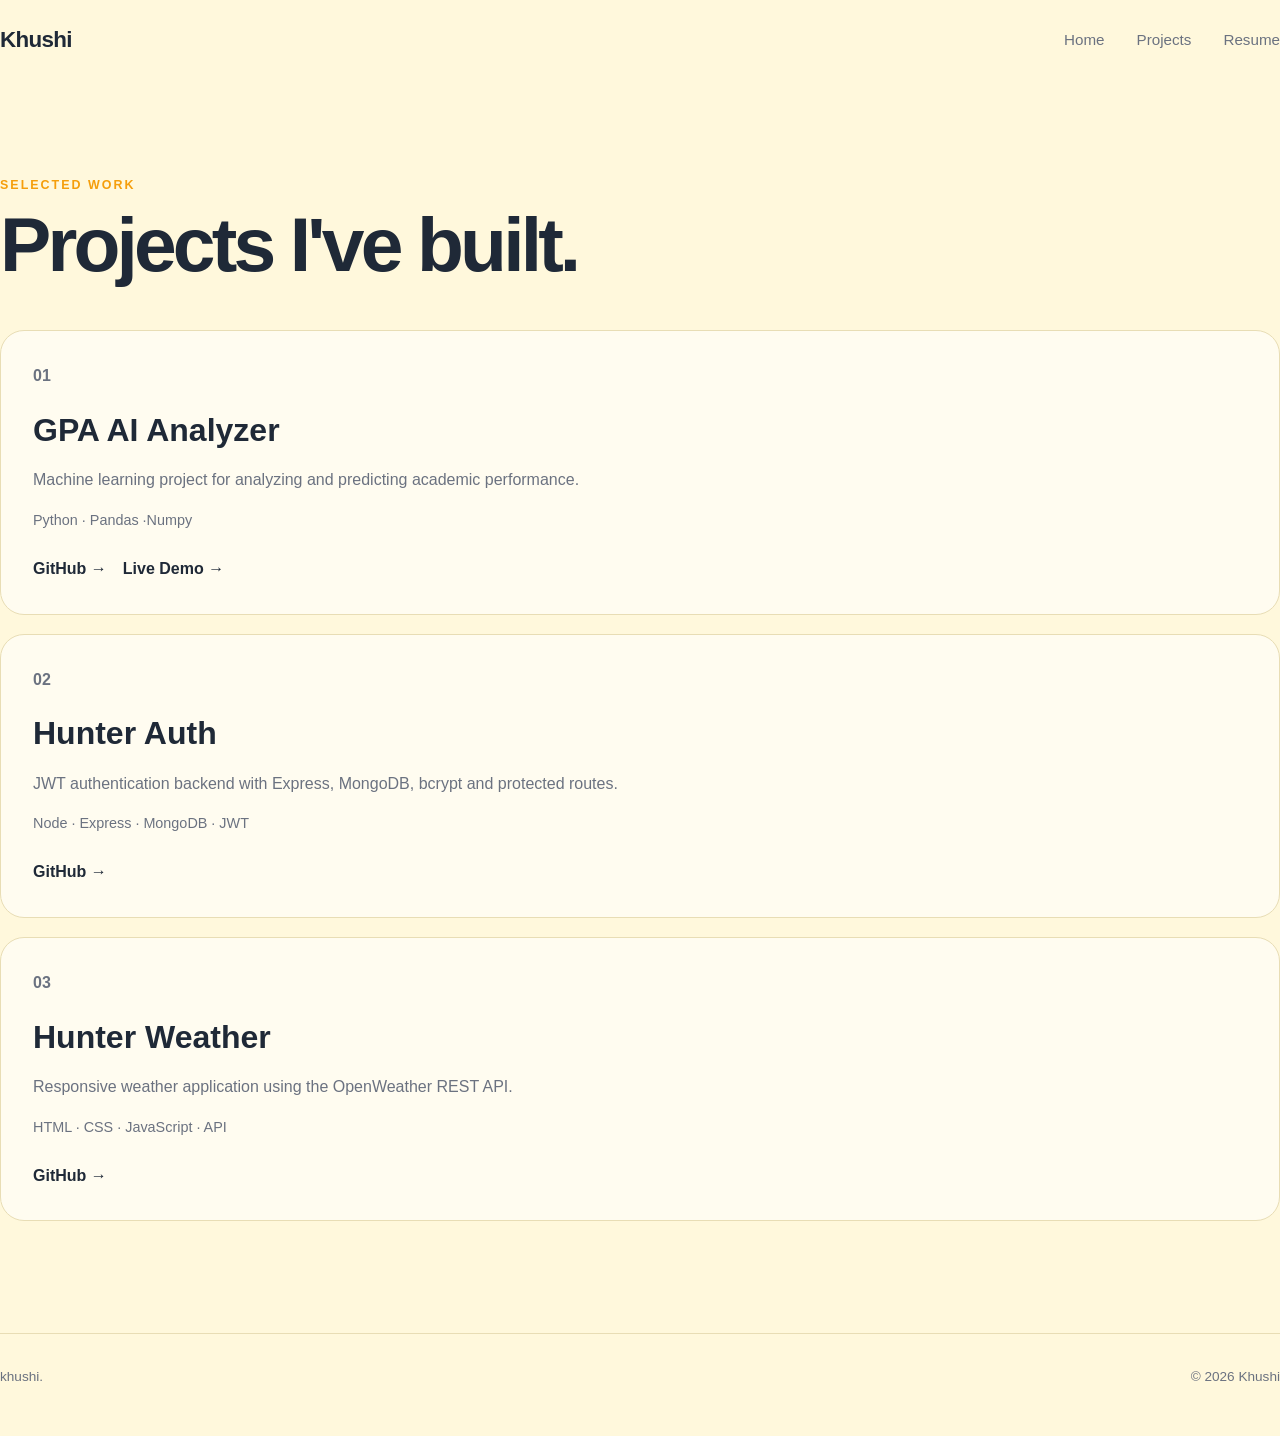
<file: projects.html>
<!DOCTYPE html>
<html lang="en">
<head>
    <meta charset="UTF-8">
    <meta name="viewport" content="width=device-width, initial-scale=1.0">
    <title>Projects · Khushi</title>
    <link rel="stylesheet" href="khushi.css">
</head>

<body>

    <nav class="navbar">
        <a class="brand" href="index.html">Khushi</a>

        <div class="nav-links">
            <a href="index.html">Home</a>
            <a href="projects.html">Projects</a>
            <a href="resume.html">Resume</a>
        </div>
    </nav>

    <main class="projects-page">

        <header class="page-header">
            <p>SELECTED WORK</p>
            <h1>Projects I've built.</h1>
        </header>

        <section class="project-list">

            <article class="project-card">
                <p class="project-number">01</p>
                <h2>GPA AI Analyzer</h2>
                <p>
                    Machine learning project for analyzing and predicting
                    academic performance.
                </p>
                <span>Python · Pandas ·Numpy</span>

                <div class="project-links">
                    <a href="#">GitHub →</a>
                    <a href="#">Live Demo →</a>
                </div>
            </article>

            <article class="project-card">
                <p class="project-number">02</p>
                <h2>Hunter Auth</h2>
                <p>
                    JWT authentication backend with Express,
                    MongoDB, bcrypt and protected routes.
                </p>
                <span>Node · Express · MongoDB · JWT</span>

                <div class="project-links">
                    <a href="https://github.com/khushi-aipython/Hunter-Auth.git">GitHub →</a>
                </div>
            </article>

            <article class="project-card">
                <p class="project-number">03</p>
                <h2>Hunter Weather</h2>
                <p>
                    Responsive weather application using the
                    OpenWeather REST API.
                </p>
                <span>HTML · CSS · JavaScript · API</span>

                <div class="project-links">
                    <a href="https://github.com/khushi-aipython/Hunter-Weather.git">GitHub →</a>
                </div>
            </article>

        </section>

    </main>

    <footer class="footer">
        <p>khushi.</p>
        <p>© 2026 Khushi</p>
    </footer>

</body>
</html>
</file>
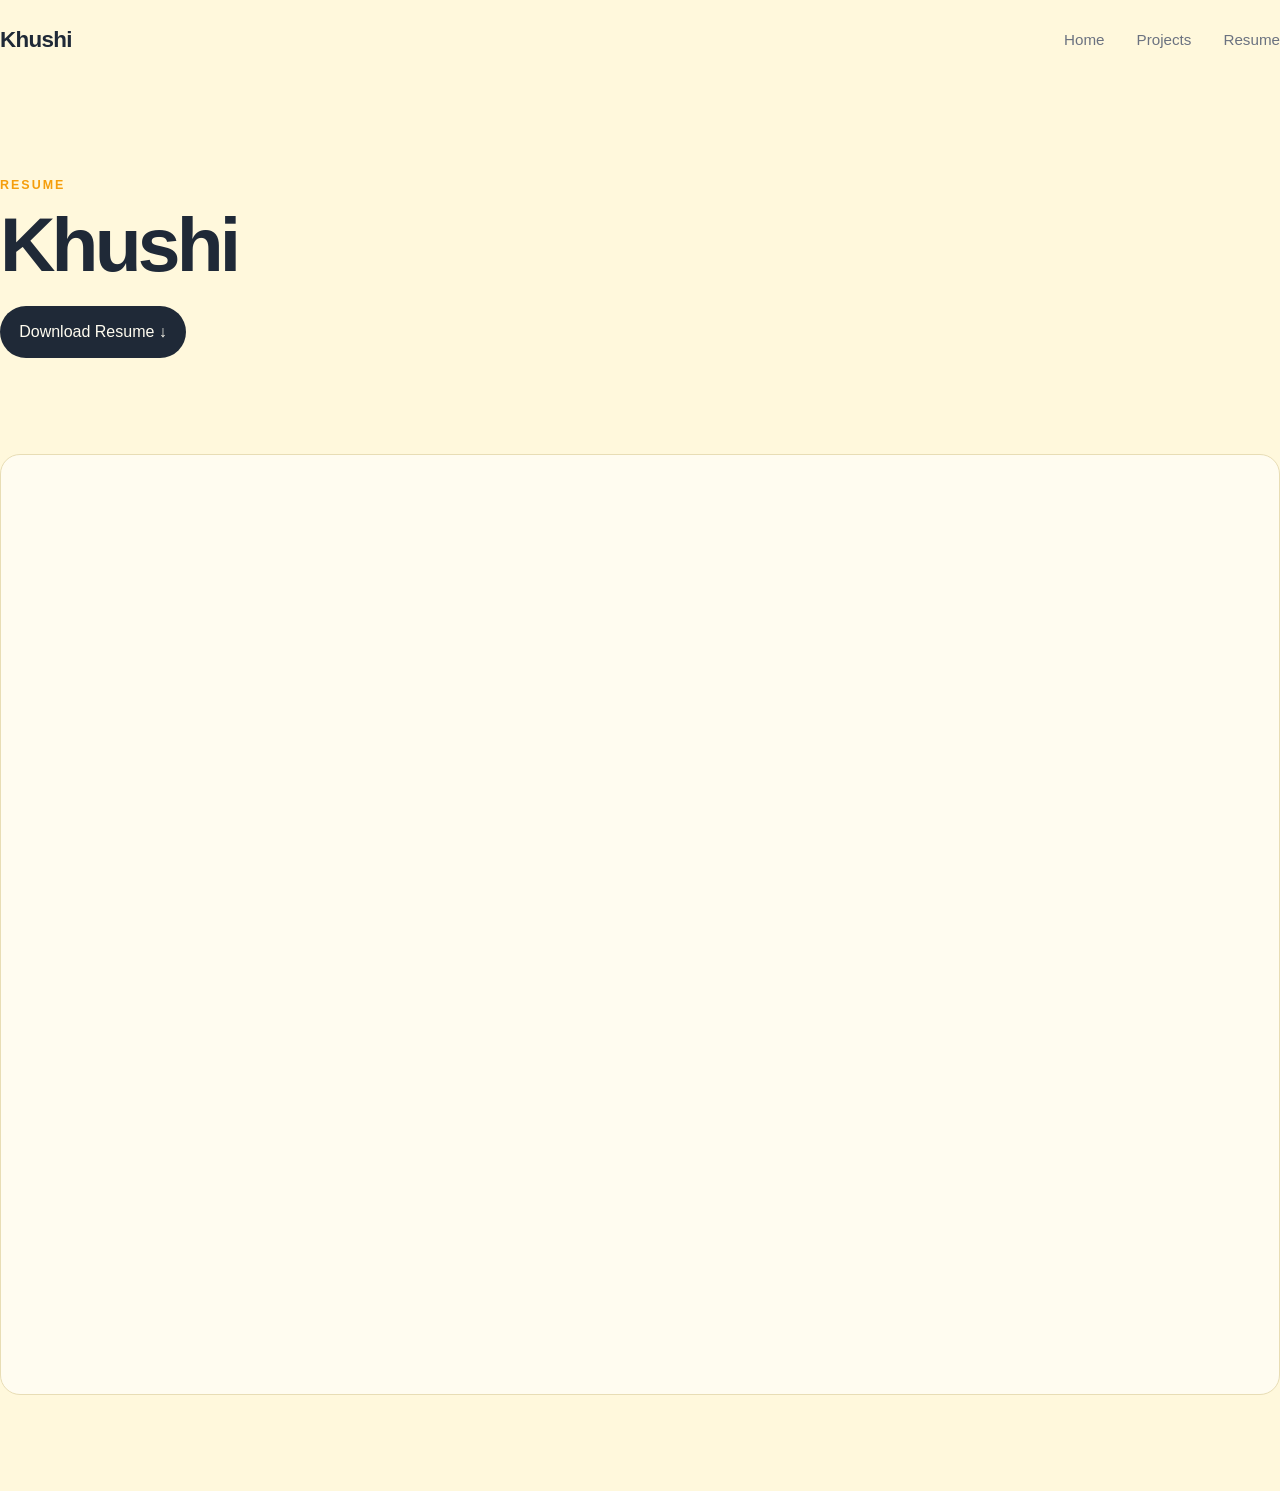
<file: resume.html>
<!DOCTYPE html>
<html lang="en">
<head>
    <meta charset="UTF-8">
    <meta name="viewport" content="width=device-width, initial-scale=1.0">
    <title>Resume · Khushi</title>
    <link rel="stylesheet" href="khushi.css">
</head>

<body>

    <nav class="navbar">
        <a class="brand" href="index.html">Khushi</a>

        <div class="nav-links">
            <a href="index.html">Home</a>
            <a href="projects.html">Projects</a>
            <a href="resume.html">Resume</a>
        </div>
    </nav>

    <main class="resume-page">

        <header class="page-header">
            <p>RESUME</p>
            <h1>Khushi</h1>

            <a class="resume-download" href="assets/Khushi-Resume.pdf" download>
                Download Resume ↓
            </a>
        </header>

        <section class="resume-preview">
            <iframe
                src="assets/Khushi-Resume.pdf"
                title="Khushi Resume">
            </iframe>
        </section>

    </main>

</body>
</html>
</file>
<file: khushi.css>
:root {
    --bg: #FFF8DC;
    --surface: #FFFCF0;
    --text: #1F2937;
    --muted: #6B7280;
    --accent: #F59E0B;
    --border: #E8DDB5;
}

* {
    margin: 0;
    padding: 0;
    box-sizing: border-box;
}

html {
    scroll-behavior: smooth;
}

body {
    font-family: Arial, Helvetica, sans-serif;
    background: var(--bg);
    color: var(--text);
    line-height: 1.6;
}

a {
    color: inherit;
    text-decoration: none;
}

img {
    max-width: 100%;
    display: block;
}

.navbar {
    min-height: 80px;
    display: flex;
    align-items: center;
    justify-content: space-between;
}

.brand {
    font-size: 1.4rem;
    font-weight: 700;
    letter-spacing: -0.03em;
}

.nav-links {
    display: flex;
    gap: 2rem;
}

.nav-links a {
    color: var(--muted);
    font-size: 0.95rem;
    transition: color 0.2s ease;
}

.nav-links a:hover {
    color: var(--text);
}
.banner {
    min-height: calc(100vh - 80px);
    display: grid;
    grid-template-columns: 1.15fr 0.85fr;
    align-items: center;
    gap: 4rem;
    padding: 4rem 0;
}
.hero-content {
    max-width: 650px;
}

.hero-intro {
    font-size: 1.1rem;
    color: var(--muted);
    margin-bottom: 1rem;
}

.hero-content h1 {
    font-size: clamp(3rem, 6vw, 5.5rem);
    line-height: 0.98;
    letter-spacing: -0.06em;
    max-width: 700px;
}

.hero-subtitle {
    margin-top: 1.8rem;
    color: var(--muted);
    font-size: 1rem;
}
.hero-action {
    display: flex;
    gap: 1rem;
    margin-top: 2rem;
    flex-wrap: wrap;
}

.hero-action a {
    padding: 0.8rem 1.2rem;
    border: 1px solid var(--text);
    border-radius: 999px;
    font-size: 0.95rem;
    transition: 0.2s ease;
}

.hero-action a:first-child {
    background: var(--text);
    color: var(--surface);
}

.hero-action a:hover {
    transform: translateY(-2px);
}
.banner-photo {
    display: flex;
    justify-content: center;
}

.banner-photo img {
    width: 320px;
    height: 320px;
    object-fit: cover;
    border-radius: 50%;
    border: 8px solid var(--surface);
    box-shadow: 0 14px 35px rgba(31, 41, 55, 0.12);
}
.about,
.skills,
.contact {
    padding: 7rem 0;
}
.section-heading {
    margin-bottom: 3rem;
}

.section-heading p,
.contact > p,
.page-header p {
    font-size: 0.78rem;
    font-weight: 700;
    letter-spacing: 0.16em;
    color: var(--accent);
    margin-bottom: 0.6rem;
}

.section-heading h2,
.contact h2 {
    font-size: clamp(2rem, 4vw, 3.2rem);
    line-height: 1.05;
    letter-spacing: -0.04em;
}
.about-content {
    max-width: 760px;
}

.about-content p {
    font-size: 1.1rem;
    color: var(--muted);
    margin-bottom: 1rem;
}
.skill-groups {
    display: grid;
    grid-template-columns: repeat(2, 1fr);
    gap: 1rem;
}

.skill-group {
    padding: 1.5rem;
    background: var(--surface);
    border: 1px solid var(--border);
    border-radius: 20px;
}

.skill-group h3 {
    margin-bottom: 0.7rem;
}

.skill-group p {
    color: var(--muted);
}
.contact {
    text-align: center;
    padding-bottom: 8rem;
}

.contact h2 {
    max-width: 650px;
    margin: 0 auto 2rem;
}

.contact-links {
    display: flex;
    justify-content: center;
    gap: 1rem;
    flex-wrap: wrap;
}

.contact-links a {
    padding: 0.7rem 1rem;
    border: 1px solid var(--border);
    background: var(--surface);
    border-radius: 999px;
}
.footer {
    padding: 2rem 0 3rem;
    border-top: 1px solid var(--border);
    display: flex;
    justify-content: space-between;
    gap: 1rem;
    color: var(--muted);
    font-size: 0.85rem;
    flex-wrap: wrap;
}
.page-header {
    padding: 6rem 0 3rem;
}

.page-header h1 {
    font-size: clamp(3rem, 6vw, 5rem);
    letter-spacing: -0.05em;
    line-height: 1;
}

.project-list {
    display: grid;
    gap: 1.2rem;
    padding-bottom: 7rem;
}

.project-card {
    padding: 2rem;
    background: var(--surface);
    border: 1px solid var(--border);
    border-radius: 24px;
}

.project-number {
    color: var(--accent);
    font-weight: 700;
    margin-bottom: 1rem;
}

.project-card h2 {
    font-size: 2rem;
    margin-bottom: 0.7rem;
}

.project-card p {
    max-width: 700px;
    color: var(--muted);
}

.project-card > span {
    display: block;
    margin-top: 1rem;
    color: var(--muted);
    font-size: 0.9rem;
}

.project-links {
    display: flex;
    gap: 1rem;
    margin-top: 1.5rem;
}

.project-links a {
    font-weight: 700;
}
.resume-page {
    padding-bottom: 6rem;
}

.resume-download {
    display: inline-block;
    margin-top: 1.5rem;
    padding: 0.8rem 1.2rem;
    background: var(--text);
    color: var(--surface);
    border-radius: 999px;
}

.resume-preview {
    margin-top: 3rem;
    background: var(--surface);
    border: 1px solid var(--border);
    border-radius: 20px;
    padding: 1rem;
}

.resume-preview iframe {
    width: 100%;
    height: 900px;
    border: none;
    border-radius: 12px;
}
</file>
